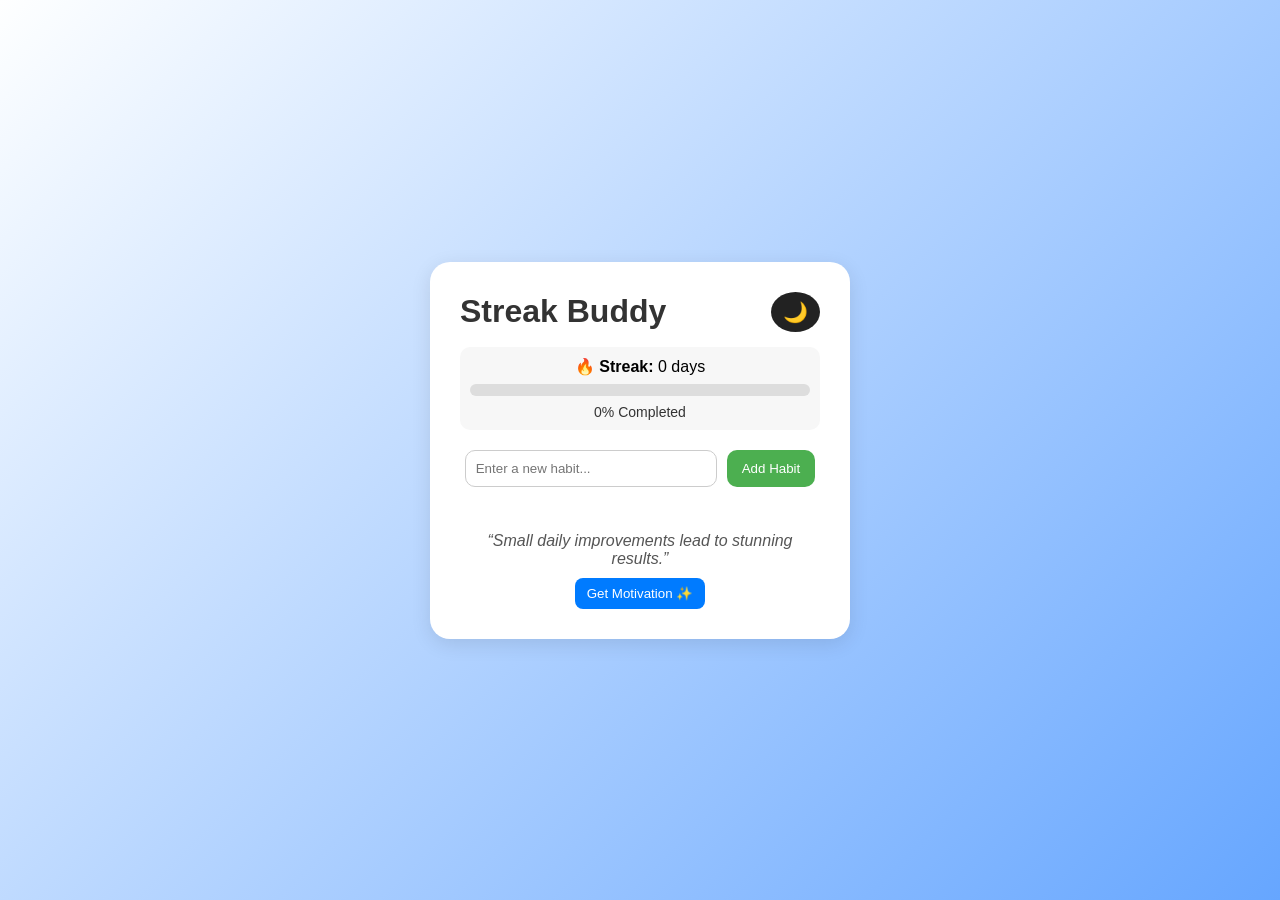
<file: index.html>
<!DOCTYPE html>
<html lang="en">
<head>
  <meta charset="UTF-8" />
  <meta name="viewport" content="width=device-width, initial-scale=1.0" />
  <title>streak-Study</title>
  <link rel="stylesheet" href="style.css" />
</head>
<body>
  <div class="container">
    <div class="header">
      <h1> Streak Buddy</h1>
      <button id="themeToggle">🌙</button>
    </div>

    <div class="stats">
      <p><strong>🔥 Streak:</strong> <span id="streakCount">0</span> days</p>
      <div class="progress-container">
        <div id="progressBar"></div>
      </div>
      <p id="progressText">0% Completed</p>
    </div>

    <div class="add-habit">
      <input type="text" id="habitInput" placeholder="Enter a new habit..." />
      <button id="addBtn">Add Habit</button>
    </div>

    <ul id="habitList"></ul>

    <div class="quote-box">
      <p id="quote">“Small daily improvements lead to stunning results.”</p>
      <button id="newQuote">Get Motivation ✨</button>
    </div>
  </div>

  <script src="streak.js"></script>
</body>
</html>
</file>
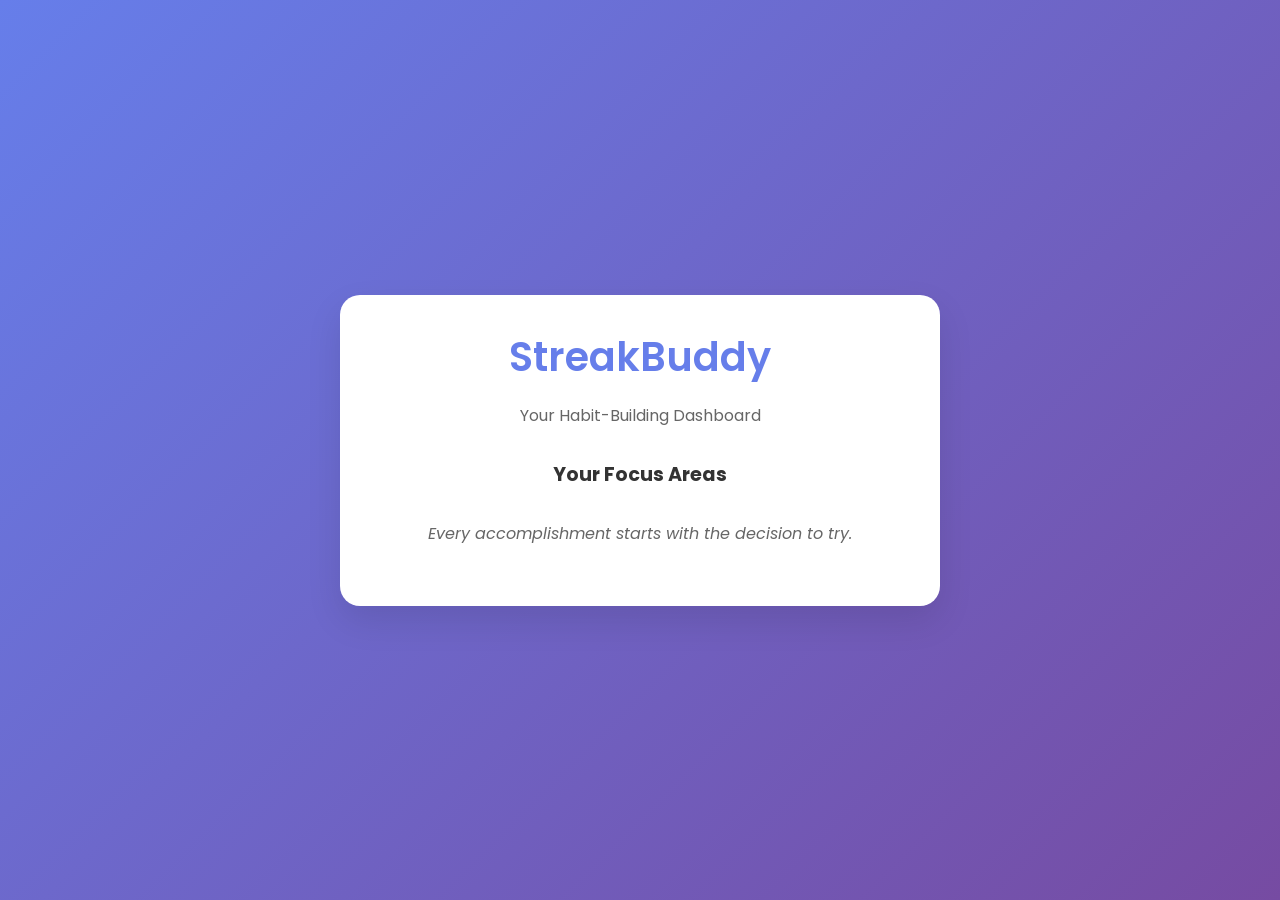
<file: dashboard.html>
<!DOCTYPE html>
<html lang="en">
<head>
    <meta charset="UTF-8">
    <meta name="viewport" content="width=device-width, initial-scale=1.0">
    <title>StreakBuddy - Dashboard</title>
    <link href="https://fonts.googleapis.com/css2?family=Poppins:wght@300;400;600&display=swap" rel="stylesheet">
    <style>
        * {
            margin: 0;
            padding: 0;
            box-sizing: border-box;
        }
        body {
            font-family: 'Poppins', sans-serif;
            background: linear-gradient(135deg, #667eea 0%, #764ba2 100%);
            min-height: 100vh;
            display: flex;
            align-items: center;
            justify-content: center;
            color: #333;
        }
        .dashboard-container {
            background: white;
            padding: 2rem;
            border-radius: 20px;
            box-shadow: 0 15px 35px rgba(0, 0, 0, 0.1);
            width: 100%;
            max-width: 600px;
            text-align: center;
        }
        .logo {
            font-size: 2.5rem;
            color: #667eea;
            margin-bottom: 1rem;
            font-weight: 600;
        }
        .tagline {
            color: #666;
            margin-bottom: 2rem;
            font-size: 1rem;
        }
        .focus-areas h2 {
            font-size: 1.2rem;
            margin-bottom: 1rem;
        }
        .habit-section {
            margin-bottom: 1.5rem;
            text-align: left;
        }
        .habit-section h3 {
            font-size: 1.1rem;
            color: #333;
            margin-bottom: 0.5rem;
        }
        .habit-form {
            display: flex;
            gap: 10px;
            margin-bottom: 1rem;
        }
        .habit-form input[type="text"] {
            flex: 1;
            padding: 10px;
            border: 2px solid #e1e5e9;
            border-radius: 10px;
            font-size: 1rem;
        }
        .habit-form button {
            padding: 10px 20px;
            background: linear-gradient(135deg, #667eea 0%, #764ba2 100%);
            color: white;
            border: none;
            border-radius: 10px;
            cursor: pointer;
        }
        .habit-form button:hover {
            transform: translateY(-2px);
        }
        .habit-list {
            list-style: none;
        }
        .habit-item {
            display: flex;
            align-items: center;
            justify-content: space-between;
            padding: 10px;
            border-bottom: 1px solid #e1e5e9;
        }
        .habit-item input[type="checkbox"] {
            margin-right: 10px;
            width: 18px;
            height: 18px;
            accent-color: #667eea;
        }
        .habit-item span {
            flex: 1;
            font-size: 1rem;
            color: #333;
        }
        .habit-item .streak {
            font-size: 0.9rem;
            color: #2ecc71;
        }
        .quote {
            margin-top: 2rem;
            font-style: italic;
            color: #666;
            font-size: 1rem;
        }
        .message {
            color: #e74c3c;
            font-size: 0.9rem;
            margin-top: 0.5rem;
            padding: 10px;
            border-radius: 5px;
        }
        .message.success {
            color: #2ecc71;
        }
        @media (max-width: 480px) {
            .dashboard-container {
                padding: 1.5rem;
                margin: 10px;
            }
            .logo {
                font-size: 2rem;
            }
        }
    </style>
</head>
<body>
    <div class="dashboard-container">
        <div class="logo">StreakBuddy</div>
        <p class="tagline">Your Habit-Building Dashboard</p>
        
        <div class="focus-areas">
            <h2>Your Focus Areas</h2>
            <ul id="focusAreasList"></ul>
        </div>
        
        <div id="habitSections"></div>
        
        <div class="quote" id="motivationalQuote"></div>
        <div id="message" class="message"></div>
    </div>

    <script src="dashboard.js"></script>
    
</body>
</html>
</file>
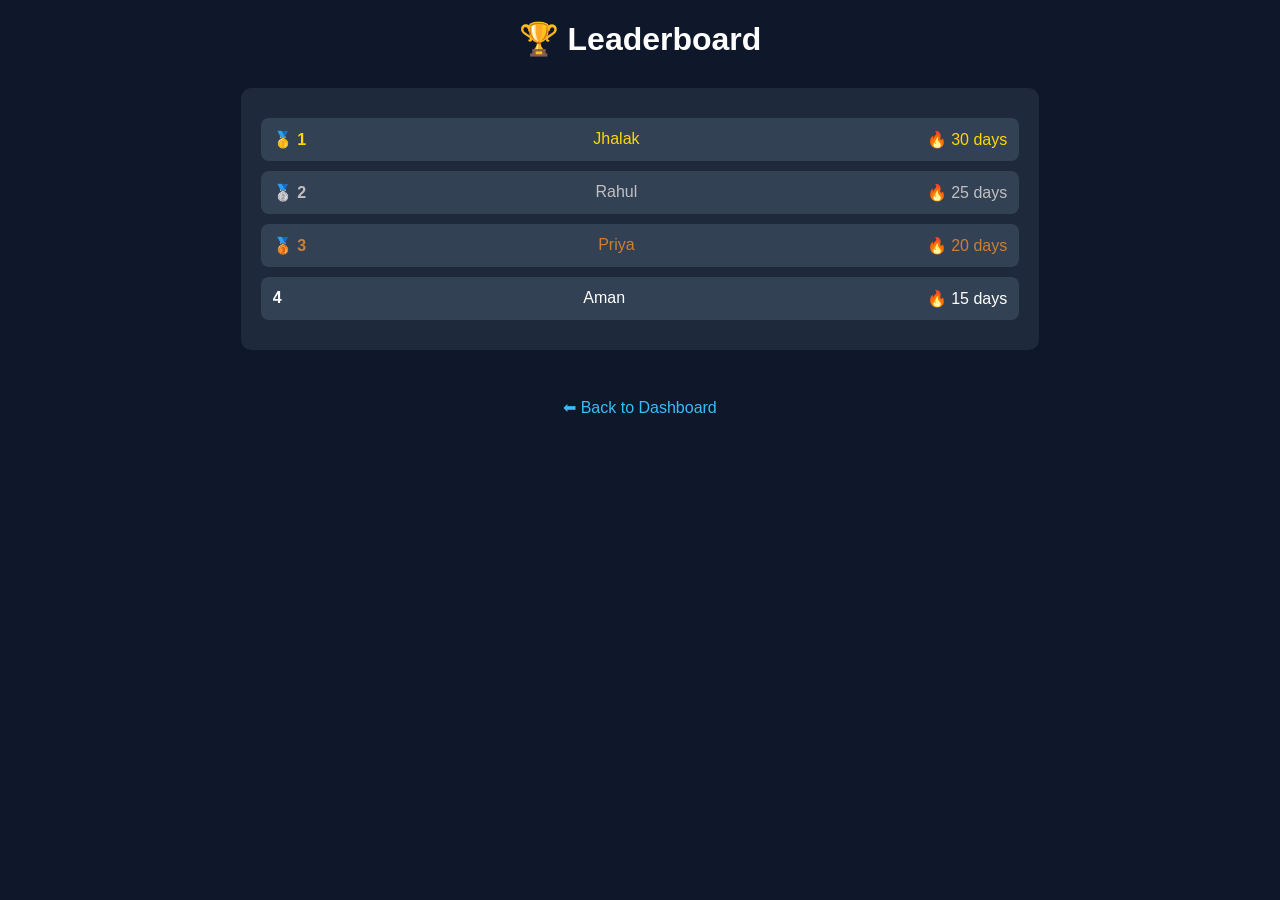
<file: LEADER.HTML>
<!DOCTYPE html>
<html lang="en">
<head>
    <meta charset="UTF-8">
    <title>Leaderboard - StreakBuddy</title>
    <style>
        body {
            font-family: Arial, sans-serif;
            background: #0f172a;
            color: white;
            text-align: center;
        }

        h1 {
            margin-top: 20px;
        }

        .leaderboard {
            width: 60%;
            margin: 30px auto;
            background: #1e293b;
            padding: 20px;
            border-radius: 10px;
        }

        .user {
            display: flex;
            justify-content: space-between;
            padding: 12px;
            margin: 10px 0;
            background: #334155;
            border-radius: 8px;
        }

        .rank {
            font-weight: bold;
        }

        .gold { color: gold; }
        .silver { color: silver; }
        .bronze { color: #cd7f32; }

        a {
            color: #38bdf8;
            text-decoration: none;
        }
    </style>
</head>

<body>

    <h1>🏆 Leaderboard</h1>

    <div class="leaderboard">

        <div class="user gold">
            <span class="rank">🥇 1</span>
            <span>Jhalak</span>
            <span>🔥 30 days</span>
        </div>

        <div class="user silver">
            <span class="rank">🥈 2</span>
            <span>Rahul</span>
            <span>🔥 25 days</span>
        </div>

        <div class="user bronze">
            <span class="rank">🥉 3</span>
            <span>Priya</span>
            <span>🔥 20 days</span>
        </div>

        <div class="user">
            <span class="rank">4</span>
            <span>Aman</span>
            <span>🔥 15 days</span>
        </div>

    </div>

    <br>
    <a href="dashboard.html">⬅ Back to Dashboard</a>

</body>
</html>
</file>
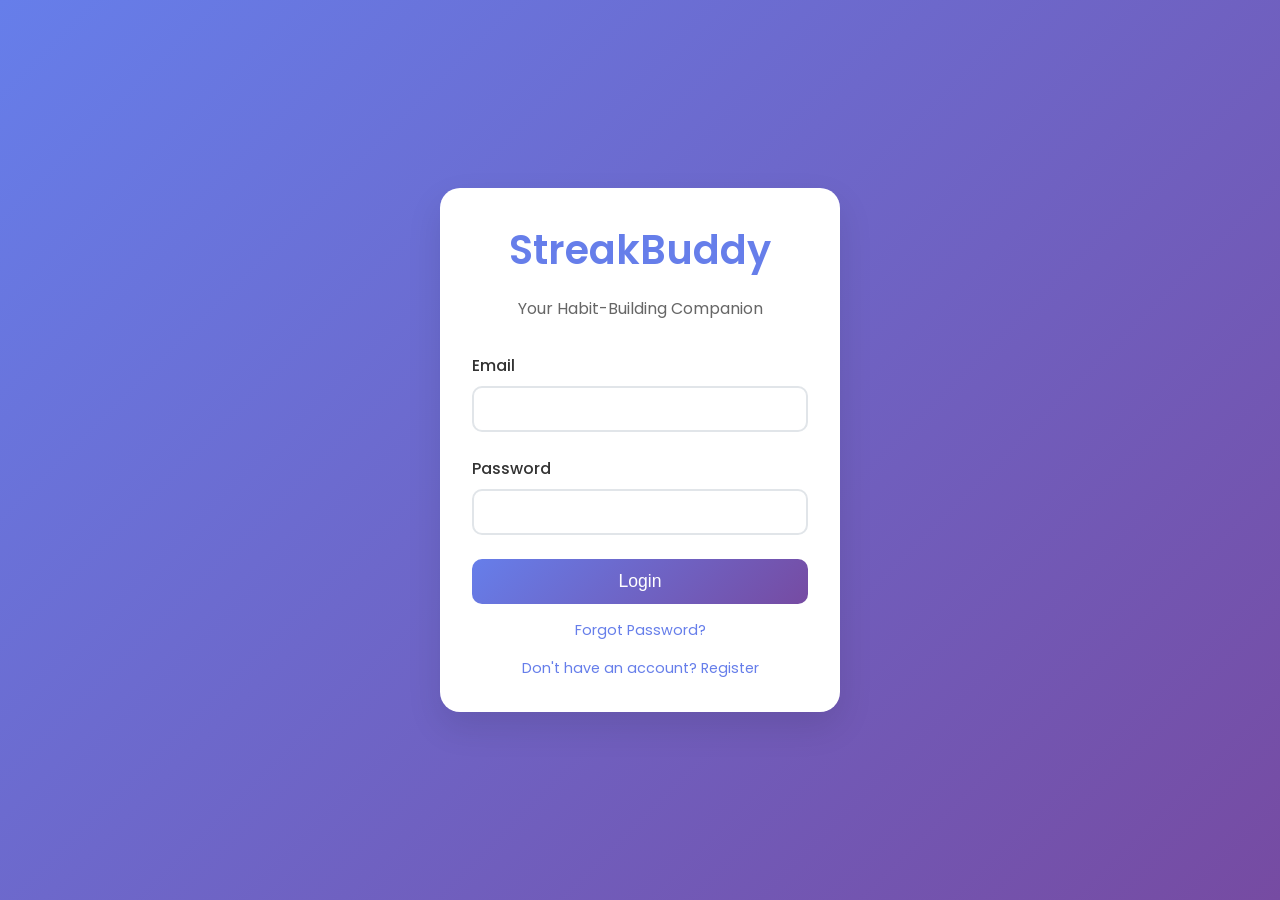
<file: login.html>
<!DOCTYPE html>
<html lang="en">
<head>
    <meta charset="UTF-8">
    <meta name="viewport" content="width=device-width, initial-scale=1.0">
    <title>StreakBuddy - Login</title>
    <link href="https://fonts.googleapis.com/css2?family=Poppins:wght@300;400;600&display=swap" rel="stylesheet">
    <style>
        * {
            margin: 0;
            padding: 0;
            box-sizing: border-box;
        }
        body {
            font-family: 'Poppins', sans-serif;
            background: linear-gradient(135deg, #667eea 0%, #764ba2 100%);
            min-height: 100vh;
            display: flex;
            align-items: center;
            justify-content: center;
        }
        .login-container {
            background: white;
            padding: 2rem;
            border-radius: 20px;
            box-shadow: 0 15px 35px rgba(0, 0, 0, 0.1);
            width: 100%;
            max-width: 400px;
            text-align: center;
        }
        .logo {
            font-size: 2.5rem;
            color: #667eea;
            margin-bottom: 1rem;
            font-weight: 600;
        }
        .tagline {
            color: #666;
            margin-bottom: 2rem;
        }
        .form-group {
            margin-bottom: 1.5rem;
            text-align: left;
        }
        label {
            display: block;
            margin-bottom: 0.5rem;
            color: #333;
            font-weight: 500;
        }
        input[type="email"], input[type="password"] {
            width: 100%;
            padding: 12px;
            border: 2px solid #e1e5e9;
            border-radius: 10px;
            font-size: 1rem;
            transition: border-color 0.3s;
        }
        input:focus {
            outline: none;
            border-color: #667eea;
        }
        .login-btn {
            width: 100%;
            padding: 12px;
            background: linear-gradient(135deg, #667eea 0%, #764ba2 100%);
            color: white;
            border: none;
            border-radius: 10px;
            font-size: 1.1rem;
            cursor: pointer;
            transition: transform 0.2s;
        }
        .login-btn:hover {
            transform: translateY(-2px);
        }
        .forgot-pw, .register-link {
            color: #667eea;
            text-decoration: none;
            font-size: 0.9rem;
            margin-top: 1rem;
            display: inline-block;
        }
        .forgot-pw:hover, .register-link:hover {
            text-decoration: underline;
        }
        .error {
            color: #e74c3c;
            font-size: 0.9rem;
            margin-top: 0.5rem;
            display: none;
        }
        .loading {
            display: none;
        }
    </style>
</head>
<body>
    <div class="login-container">
        <div class="logo">StreakBuddy</div>
        <p class="tagline">Your Habit-Building Companion</p>
        
        <form id="loginForm">
            <div class="form-group">
                <label for="email">Email</label>
                <input type="email" id="email" required>
            </div>
            
            <div class="form-group">
                <label for="password">Password</label>
                <input type="password" id="password" required>
                <div class="error" id="errorMsg">Invalid email or password!</div>
            </div>
            
            <button type="submit" class="login-btn" id="loginBtn">
                Login
            </button>
        </form>
        
        <a href="#" class="forgot-pw">Forgot Password?</a>
        <br>
        <a href="register.html" class="register-link">Don't have an account? Register</a>
    </div>

    <script>
        const form = document.getElementById('loginForm');
        const errorMsg = document.getElementById('errorMsg');
        const loginBtn = document.getElementById('loginBtn');

        // Demo users (in real app, use Firebase/Auth0)
        const demoUsers = {
            'student@example.com': 'password123'
        };

        form.addEventListener('submit', (e) => {
            e.preventDefault();
            
            const email = document.getElementById('email').value.trim();
            const password = document.getElementById('password').value;
            
            loginBtn.textContent = 'Logging in...';
            loginBtn.disabled = true;
            errorMsg.style.display = 'none';

            // Simulate API delay
            setTimeout(() => {
                if (demoUsers[email] && demoUsers[email] === password) {
                    // Save user to localStorage
                    localStorage.setItem('user', JSON.stringify({ email }));
                    window.location.href = 'onboarding.html'; // Redirect to onboarding
                } else {
                    errorMsg.style.display = 'block';
                    loginBtn.textContent = 'Login';
                    loginBtn.disabled = false;
                }
            }, 1500);
        });
    </script>
</body>
</html>
</file>
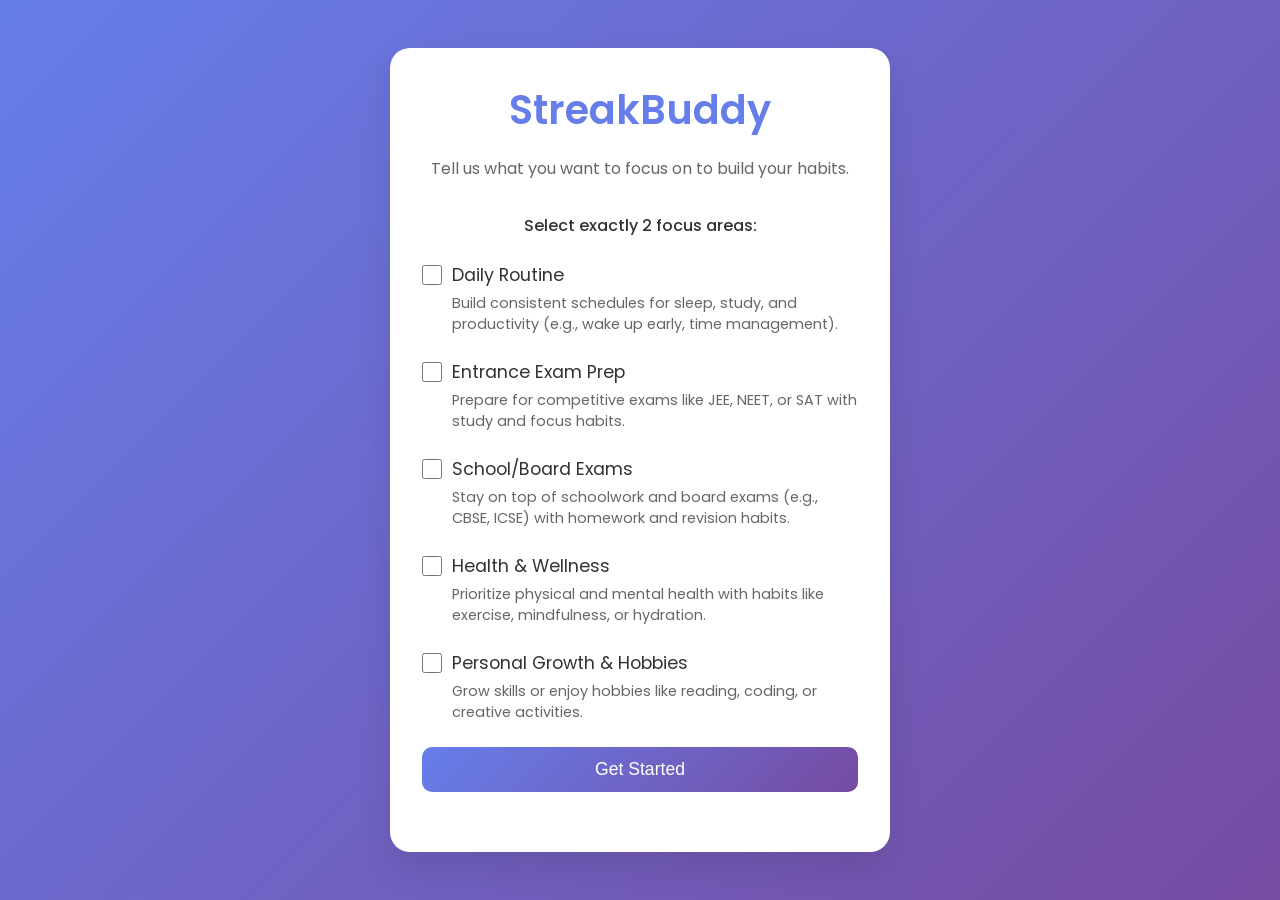
<file: onboarding.html>
<!DOCTYPE html>
<html lang="en">
<head>
    <meta charset="UTF-8">
    <meta name="viewport" content="width=device-width, initial-scale=1.0">
    <title>StreakBuddy - Onboarding</title>
    <link href="https://fonts.googleapis.com/css2?family=Poppins:wght@300;400;600&display=swap" rel="stylesheet">
    <style>
        * {
            margin: 0;
            padding: 0;
            box-sizing: border-box;
        }
        body {
            font-family: 'Poppins', sans-serif;
            background: linear-gradient(135deg, #667eea 0%, #764ba2 100%);
            min-height: 100vh;
            display: flex;
            align-items: center;
            justify-content: center;
            color: #333;
        }
        .onboarding-container {
            background: white;
            padding: 2rem;
            border-radius: 20px;
            box-shadow: 0 15px 35px rgba(0, 0, 0, 0.1);
            width: 100%;
            max-width: 500px;
            text-align: center;
        }
        .logo {
            font-size: 2.5rem;
            color: #667eea;
            margin-bottom: 1rem;
            font-weight: 600;
        }
        .tagline {
            color: #666;
            margin-bottom: 2rem;
            font-size: 1rem;
        }
        .instruction {
            color: #333;
            font-size: 1rem;
            margin-bottom: 1.5rem;
            font-weight: 500;
        }
        .option-group {
            margin-bottom: 1.5rem;
            text-align: left;
        }
        .option-group label {
            display: flex;
            align-items: center;
            font-size: 1.1rem;
            color: #333;
            cursor: pointer;
        }
        .option-group input[type="checkbox"] {
            margin-right: 10px;
            width: 20px;
            height: 20px;
            accent-color: #667eea;
        }
        .option-desc {
            color: #666;
            font-size: 0.9rem;
            margin-top: 5px;
            margin-left: 30px;
        }
        .submit-btn {
            width: 100%;
            padding: 12px;
            background: linear-gradient(135deg, #667eea 0%, #764ba2 100%);
            color: white;
            border: none;
            border-radius: 10px;
            font-size: 1.1rem;
            cursor: pointer;
            transition: transform 0.2s;
        }
        .submit-btn:hover {
            transform: translateY(-2px);
        }
        .message {
            color: #e74c3c;
            font-size: 0.9rem;
            margin-top: 0.5rem;
            padding: 10px;
            border-radius: 5px;
        }
        .message.success {
            color: #2ecc71;
        }
        @media (max-width: 480px) {
            .onboarding-container {
                padding: 1.5rem;
                margin: 10px;
            }
            .logo {
                font-size: 2rem;
            }
        }
    </style>
</head>
<body>
    <div class="onboarding-container">
        <div class="logo">StreakBuddy</div>
        <p class="tagline">Tell us what you want to focus on to build your habits.</p>
        
        <form id="onboardingForm">
            <p class="instruction">Select exactly 2 focus areas:</p>
            
            <div class="option-group">
                <label>
                    <input type="checkbox" name="focus" value="daily-routine">
                    Daily Routine
                </label>
                <p class="option-desc">Build consistent schedules for sleep, study, and productivity (e.g., wake up early, time management).</p>
            </div>
            
            <div class="option-group">
                <label>
                    <input type="checkbox" name="focus" value="exam-prep">
                    Entrance Exam Prep
                </label>
                <p class="option-desc">Prepare for competitive exams like JEE, NEET, or SAT with study and focus habits.</p>
            </div>
            
            <div class="option-group">
                <label>
                    <input type="checkbox" name="focus" value="school-exams">
                    School/Board Exams
                </label>
                <p class="option-desc">Stay on top of schoolwork and board exams (e.g., CBSE, ICSE) with homework and revision habits.</p>
            </div>
            
            <div class="option-group">
                <label>
                    <input type="checkbox" name="focus" value="health-wellness">
                    Health & Wellness
                </label>
                <p class="option-desc">Prioritize physical and mental health with habits like exercise, mindfulness, or hydration.</p>
            </div>
            
            <div class="option-group">
                <label>
                    <input type="checkbox" name="focus" value="personal-growth">
                    Personal Growth & Hobbies
                </label>
                <p class="option-desc">Grow skills or enjoy hobbies like reading, coding, or creative activities.</p>
            </div>
            
            <button type="submit" class="submit-btn" id="submitBtn">Get Started</button>
            
            <div id="message" class="message"></div>
        </form>
    </div>
    
    <script src="onboarding.js"></script>
</body>
</html>
</file>
<file: style.css>
* {
  margin: 0;
  padding: 0;
  box-sizing: border-box;
  font-family: "Poppins", sans-serif;
  transition: all 0.3s ease;
}

body {
  background: linear-gradient(135deg, #feffff, #66a6ff);
  min-height: 100vh;
  display: flex;
  justify-content: center;
  align-items: center;
}

.container {
  background: white;
  border-radius: 20px;
  padding: 30px;
  width: 420px;
  box-shadow: 0 5px 20px rgba(0, 0, 0, 0.1);
  text-align: center;
}

.header {
  display: flex;
  justify-content: space-between;
  align-items: center;
  margin-bottom: 15px;
}

h1 {
  color: #333;
}

#themeToggle {
  border: none;
  background: #222;
  color: #fff;
  font-size: 20px;
  padding: 8px 12px;
  border-radius: 50%;
  cursor: pointer;
}

#themeToggle:hover {
  background: #555;
}

/* Stats Section */
.stats {
  background: #f7f7f7;
  border-radius: 10px;
  padding: 10px;
  margin-bottom: 20px;
}

.progress-container {
  width: 100%;
  height: 12px;
  background: #ddd;
  border-radius: 8px;
  overflow: hidden;
  margin: 8px 0;
}

#progressBar {
  height: 100%;
  width: 0%;
  background: linear-gradient(90deg, #4caf50, #8bc34a);
  transition: width 0.3s;
}

#progressText {
  color: #333;
  font-size: 14px;
}

/* Add Habit */
.add-habit {
  display: flex;
  justify-content: center;
  gap: 10px;
  margin-bottom: 20px;
}

#habitInput {
  padding: 10px;
  width: 70%;
  border-radius: 10px;
  border: 1px solid #ccc;
  outline: none;
}

#addBtn {
  padding: 10px 15px;
  border: none;
  background-color: #4caf50;
  color: white;
  border-radius: 10px;
  cursor: pointer;
}

#addBtn:hover {
  background-color: #45a049;
}

/* Habit List */
ul {
  list-style: none;
  margin-top: 20px;
  max-height: 250px;
  overflow-y: auto;
}

li {
  display: flex;
  justify-content: space-between;
  align-items: center;
  background: #f4f4f4;
  padding: 10px;
  border-radius: 10px;
  margin-bottom: 10px;
  transition: 0.3s;
}

li.completed {
  text-decoration: line-through;
  color: gray;
  background: #d9ffd9;
}

button.delete {
  background: #ff4b4b;
  color: white;
  border: none;
  padding: 6px 10px;
  border-radius: 8px;
  cursor: pointer;
}

button.delete:hover {
  background: #ff1f1f;
}

/* Quote Box */
.quote-box {
  margin-top: 25px;
}

#quote {
  font-style: italic;
  color: #555;
  margin-bottom: 10px;
}

#newQuote {
  padding: 8px 12px;
  border: none;
  background-color: #007bff;
  color: white;
  border-radius: 8px;
  cursor: pointer;
}

#newQuote:hover {
  background-color: #0056b3;
}

/* 🌙 Dark Mode Styles */
.dark {
  background: linear-gradient(135deg, #1f1f1f, #2e2e2e);
}

.dark .container {
  background: #2a2a2a;
  color: #eee;
}

.dark #themeToggle {
  background: #fff;
  color: #111;
}

.dark .stats {
  background: #3a3a3a;
}

.dark #habitInput {
  background: #444;
  color: white;
  border: 1px solid #666;
}

.dark #addBtn {
  background: #57b857;
}

.dark li {
  background: #3b3b3b;
  color: #ccc;
}

.dark li.completed {
  background: #294b29;
  color: #8f8;
}

.dark #newQuote {
  background: #3f8cff;
}
</file>
